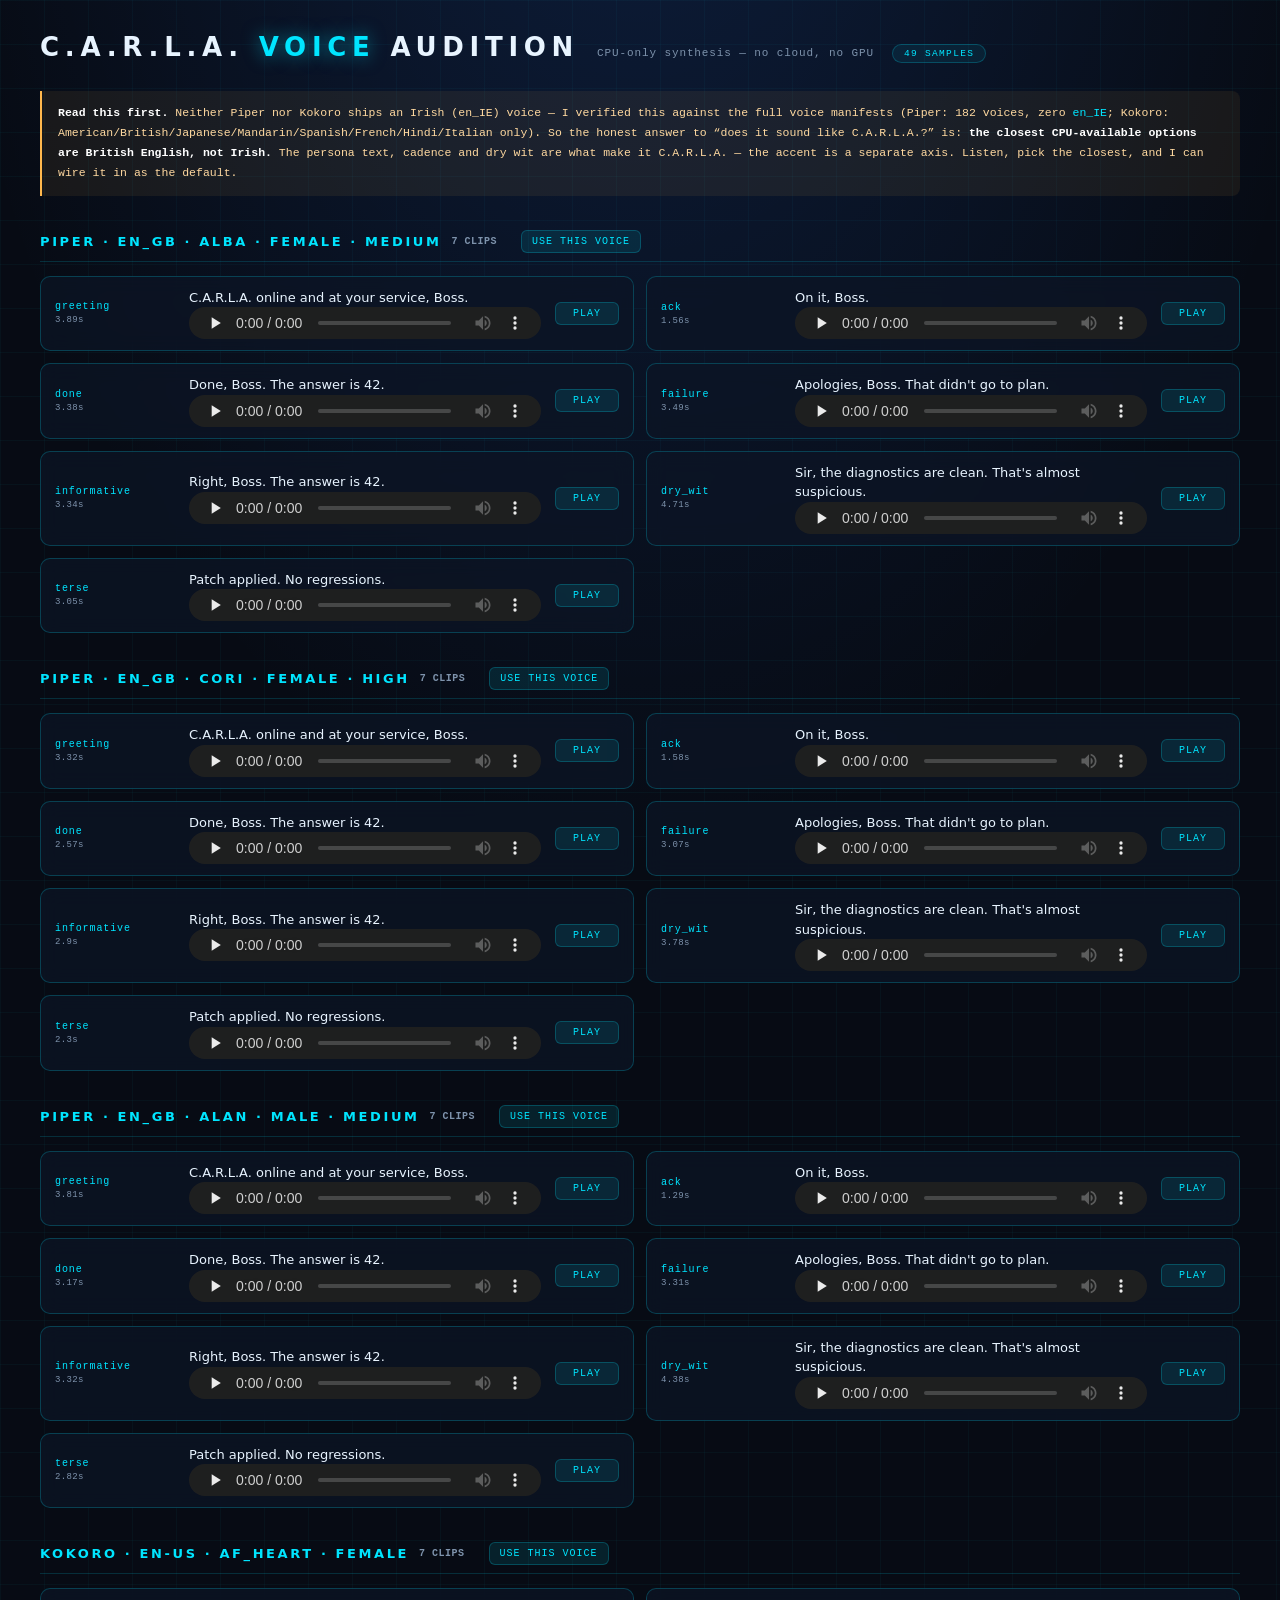
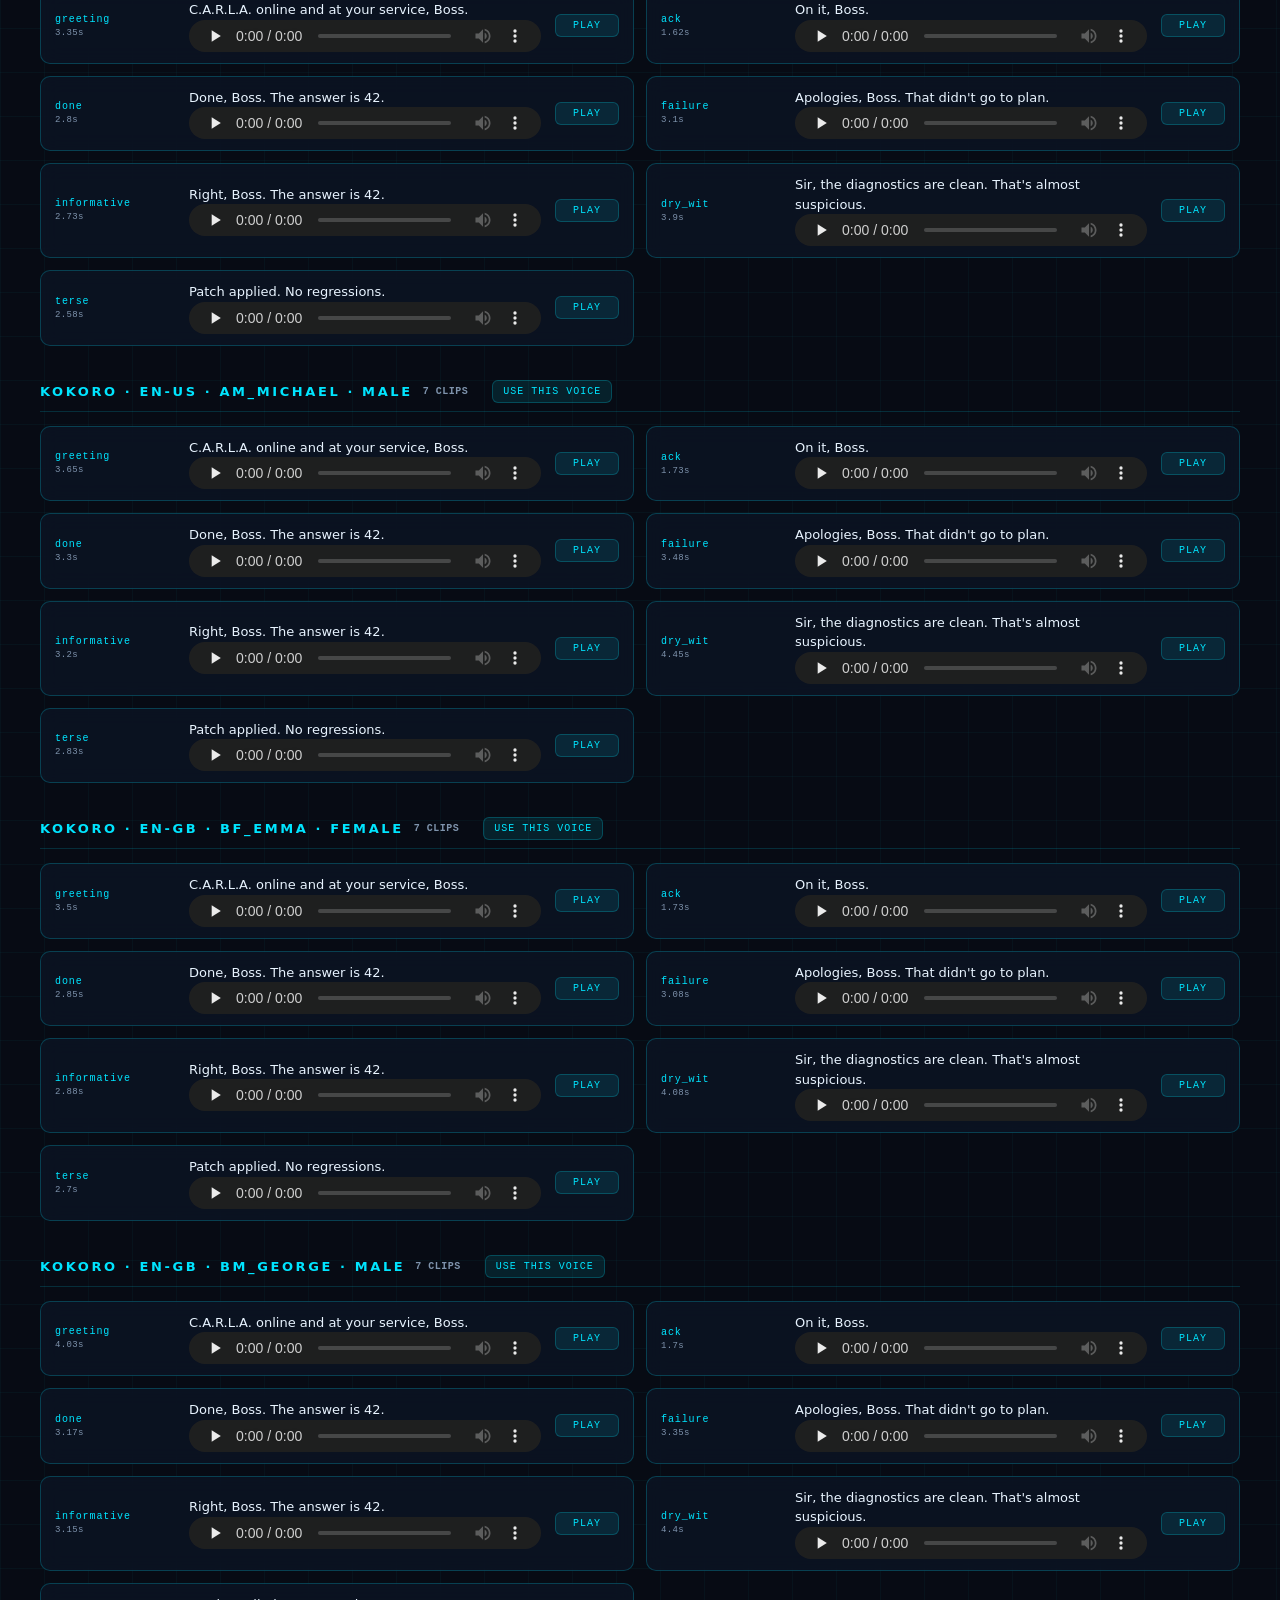
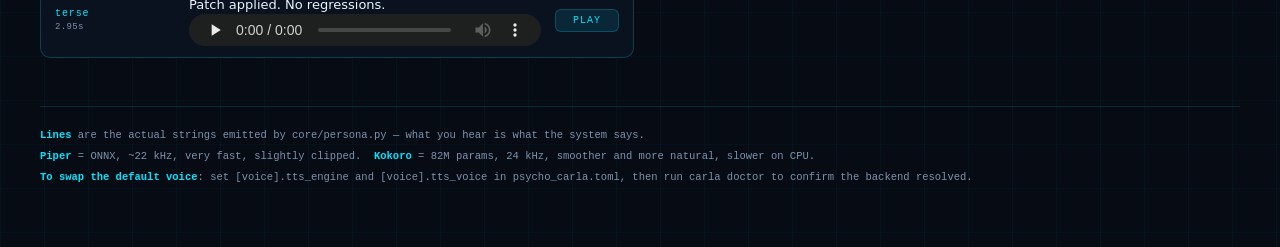
<file: src/psycho_carla/server/web/templates/voice.html>
<!DOCTYPE html>
<html lang="en">
<head>
<meta charset="utf-8">
<meta name="viewport" content="width=1280">
<title>C.A.R.L.A. — Voice Audition</title>
<style>
  :root{
    --bg:#070B14; --panel:rgba(13,22,38,.72); --edge:rgba(0,229,255,.22);
    --cyan:#00E5FF; --blue:#2979FF; --text:#E8F4FF; --dim:#7E93AC;
    --ok:#3DFFAB; --warn:#FFB84D;
    --mono:"JetBrains Mono",ui-monospace,SFMono-Regular,Menlo,Consolas,monospace;
    --disp:"Rajdhani","Eurostile",system-ui,-apple-system,sans-serif;
  }
  *{box-sizing:border-box;margin:0;padding:0}
  body{
    background:var(--bg); color:var(--text); font-family:var(--disp);
    min-height:100vh; padding:32px 40px 60px;
    background-image:
      linear-gradient(rgba(0,229,255,.035) 1px,transparent 1px),
      linear-gradient(90deg,rgba(0,229,255,.035) 1px,transparent 1px),
      radial-gradient(ellipse 80% 50% at 50% -10%,rgba(41,121,255,.18),transparent 70%);
    background-size:44px 44px,44px 44px,100% 100%;
  }
  header{max-width:1400px;margin:0 auto 28px;display:flex;align-items:baseline;gap:18px;flex-wrap:wrap}
  h1{font-size:26px;letter-spacing:.22em;font-weight:700}
  h1 span{color:var(--cyan);text-shadow:0 0 18px rgba(0,229,255,.55)}
  .sub{font-family:var(--mono);font-size:11px;color:var(--dim);letter-spacing:.08em}
  .badge{
    font-family:var(--mono);font-size:9.5px;letter-spacing:.14em;text-transform:uppercase;
    border:1px solid var(--edge);color:var(--cyan);border-radius:99px;padding:3px 11px;
    background:rgba(0,229,255,.07);
  }
  .wrap{max-width:1400px;margin:0 auto}
  .note{
    border-left:2px solid var(--warn); background:rgba(255,184,77,.07);
    padding:12px 16px; margin-bottom:26px; border-radius:0 8px 8px 0;
    font-family:var(--mono); font-size:11.5px; line-height:1.75; color:#FFD9A0;
  }
  .note b{color:#fff}
  .note code{color:var(--cyan)}
  h2{
    font-size:13px;letter-spacing:.2em;text-transform:uppercase;color:var(--cyan);
    margin:34px 0 14px; padding-bottom:8px; border-bottom:1px solid rgba(0,229,255,.16);
    display:flex;align-items:center;gap:10px;
  }
  h2 .count{font-family:var(--mono);font-size:10px;color:var(--dim);letter-spacing:.05em}
  .grid{display:grid;grid-template-columns:repeat(auto-fill,minmax(430px,1fr));gap:12px}
  .row{
    background:var(--panel); border:1px solid var(--edge); border-radius:10px;
    padding:11px 14px; display:grid;
    grid-template-columns:120px 1fr 64px; align-items:center; gap:14px;
    backdrop-filter:blur(10px); transition:border-color .2s, background .2s;
  }
  .row:hover{border-color:rgba(0,229,255,.5);background:rgba(16,28,48,.82)}
  .row.playing{border-color:var(--cyan);box-shadow:0 0 22px rgba(0,229,255,.18) inset}
  .lbl{font-family:var(--mono);font-size:10px;letter-spacing:.09em;color:var(--cyan)}
  .lbl small{display:block;color:var(--dim);font-size:9px;letter-spacing:.04em;margin-top:3px}
  .txt{font-size:13px;line-height:1.5;color:var(--text)}
  .dur{font-family:var(--mono);font-size:10.5px;color:var(--dim);text-align:right}
  audio{width:100%;height:32px;display:block;filter:invert(.92) hue-rotate(165deg) saturate(.5)}
  .play{
    font-family:var(--mono);font-size:10px;letter-spacing:.1em;text-transform:uppercase;
    background:rgba(0,229,255,.1);border:1px solid var(--edge);color:var(--cyan);
    border-radius:6px;padding:5px 10px;cursor:pointer;transition:.15s;
  }
  .play:hover{background:rgba(0,229,255,.22)}
  footer{max-width:1400px;margin:48px auto 0;padding-top:18px;border-top:1px solid rgba(0,229,255,.14);
    font-family:var(--mono);font-size:10.5px;color:var(--dim);line-height:2}
  footer b{color:var(--cyan)}
</style>
</head>
<body>
<header>
  <h1>C.A.R.L.A. <span>VOICE</span> AUDITION</h1>
  <span class="sub">CPU-only synthesis &mdash; no cloud, no GPU</span>
  <span class="badge" id="countBadge">loading</span>
</header>

<div class="wrap">
  <div class="note">
    <b>Read this first.</b> Neither Piper nor Kokoro ships an Irish (en_IE) voice &mdash; I verified this against
    the full voice manifests (Piper: 182 voices, zero <code>en_IE</code>; Kokoro: American/British/Japanese/Mandarin/Spanish/French/Hindi/Italian only).
    So the honest answer to &ldquo;does it sound like C.A.R.L.A.?&rdquo; is: <b>the closest CPU-available options are British English,
    not Irish.</b> The persona text, cadence and dry wit are what make it C.A.R.L.A. &mdash; the accent is a separate axis.
    Listen, pick the closest, and I can wire it in as the default.
  </div>

  <div id="groups"></div>

  <footer>
    <b>Lines</b> are the actual strings emitted by <code>core/persona.py</code> &mdash; what you hear is what the system says.<br>
    <b>Piper</b> = ONNX, ~22 kHz, very fast, slightly clipped. &nbsp;<b>Kokoro</b> = 82M params, 24 kHz, smoother and more natural, slower on CPU.<br>
    <b>To swap the default voice</b>: set <code>[voice].tts_engine</code> and <code>[voice].tts_voice</code> in <code>psycho_carla.toml</code>,
    then run <code>carla doctor</code> to confirm the backend resolved.
  </footer>
</div>

<script>
const PALETTE = {
  piper_alba_gb_female:        "Piper · en_GB · alba · female · medium",
  piper_cori_gb_female_high:  "Piper · en_GB · cori · female · high",
  piper_alan_gb_male:          "Piper · en_GB · alan · male · medium",
  kokoro_af_heart_us_female:   "Kokoro · en-US · af_heart · female",
  kokoro_am_michael_us_male:   "Kokoro · en-US · am_michael · male",
  kokoro_bf_emma_gb_female:    "Kokoro · en-GB · bf_emma · female",
  kokoro_bm_george_gb_male:    "Kokoro · en-GB · bm_george · male",
};

async function load(){
  const res = await fetch("/voice_samples/manifest.json", {cache:"no-cache"});
  if(!res.ok){ document.getElementById("countBadge").textContent = "manifest unavailable"; return; }
  const items = await res.json();
  document.getElementById("countBadge").textContent = items.length + " samples";

  const groups = {};
  for(const it of items){ (groups[it.label] ||= []).push(it); }

  const host = document.getElementById("groups");
  const order = Object.keys(PALETTE);
  const labels = Object.keys(groups).sort((a,b)=>{
    const ia = order.indexOf(a), ib = order.indexOf(b);
    return (ia<0?99:ia) - (ib<0?99:ib);
  });

  let html = "";
  for(const label of labels){
    html += `<h2>${PALETTE[label] || label}<span class="count">${groups[label].length} clips</span>
      <button class="play use-voice" data-label="${label}" style="margin-left:14px">Use this voice</button></h2><div class="grid">`;
    for(const it of groups[label]){
      const id = "a_" + it.file.replace(/\W/g,"_");
      html += `<div class="row" id="${id}">
        <div class="lbl">${it.line}<small>${it.duration}s</small></div>
        <div>
          <div class="txt">${it.text}</div>
          <audio controls preload="none" src="/voice_samples/${it.file}"></audio>
        </div>
        <div style="display:flex;flex-direction:column;gap:6px;align-items:stretch">
          <button class="play" data-src="/voice_samples/${it.file}">Play</button>
        </div>
      </div>`;
    }
    html += `</div>`;
  }
  host.innerHTML = html;

  document.querySelectorAll(".use-voice").forEach(btn=>{
    btn.addEventListener("click", async ()=>{
      try{
        const r = await fetch("/api/voice/select", {method:"POST", headers:{"Content-Type":"application/json"},
          body: JSON.stringify({label: btn.dataset.label})});
        const d = await r.json();
        btn.textContent = r.ok ? "✓ " + d.message : "✗ " + (d.detail || "failed");
      }catch(e){ btn.textContent = "✗ " + e.message; }
    });
  });

  // Play buttons: only one clip at a time, and pause others.
  const audios = [...document.querySelectorAll("audio")];
  document.querySelectorAll(".play[data-src]").forEach(btn=>{
    btn.addEventListener("click", ()=>{
      const target = audios.find(a=>a.getAttribute("src")===btn.dataset.src);
      if(!target) return;
      if(!target.paused){ target.pause(); return; }
      audios.forEach(a=>{ if(a!==target) a.pause(); });
      target.play();
    });
  });
  audios.forEach(a=>{
    a.addEventListener("play", ()=>{ a.closest(".row").classList.add("playing"); });
    a.addEventListener("pause", ()=>{ a.closest(".row").classList.remove("playing"); });
    a.addEventListener("ended",  ()=>{ a.closest(".row").classList.remove("playing"); });
  });
}
load();
</script>
</body>
</html>
</file>
